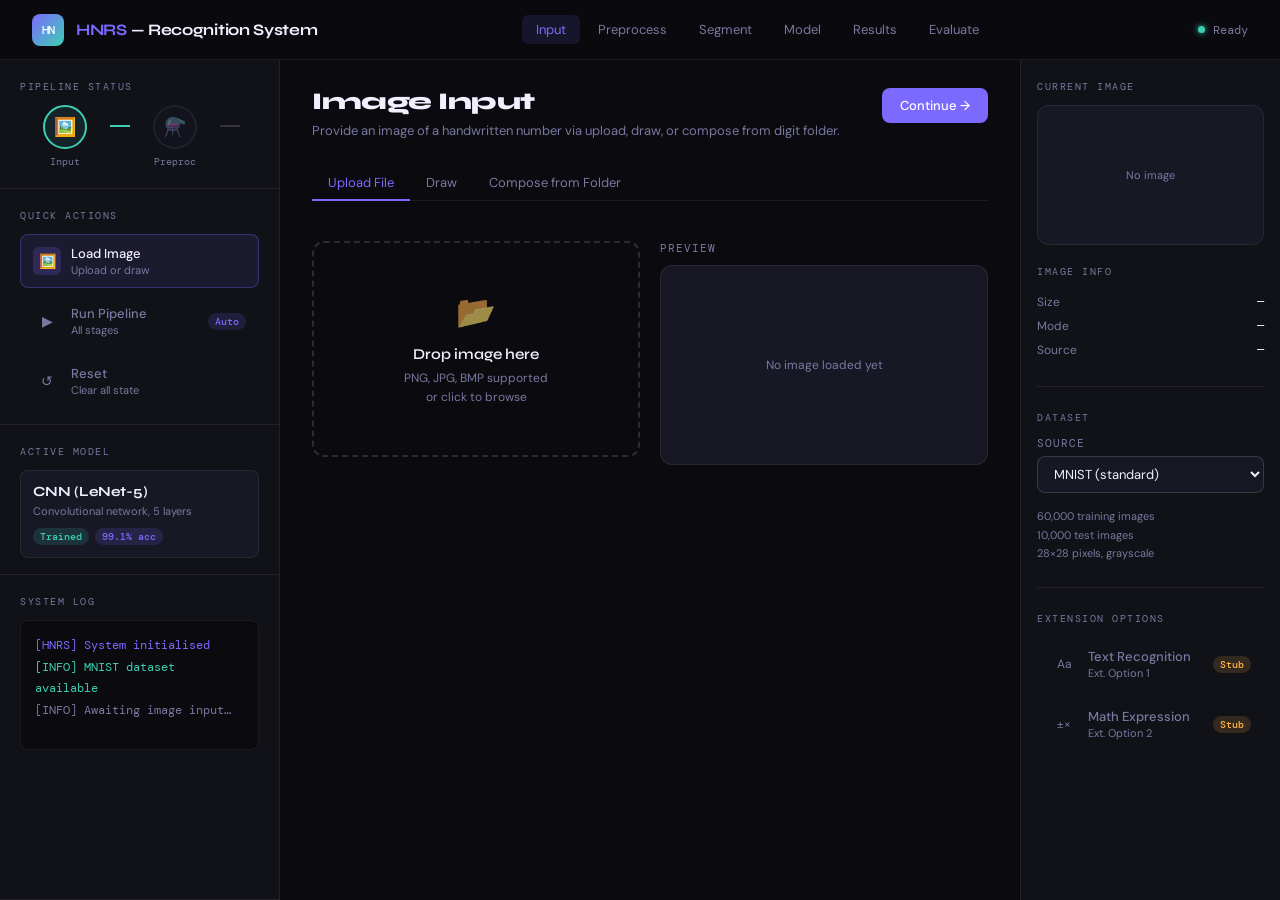
<file: index.html>
<!DOCTYPE html>
<html lang="en">
<head>
<meta charset="UTF-8" />
<meta name="viewport" content="width=device-width, initial-scale=1.0" />
<title>HNRS — Handwritten Number Recognition System</title>
<link href="https://fonts.googleapis.com/css2?family=DM+Mono:wght@400;500&family=Syne:wght@400;600;700;800&family=DM+Sans:wght@300;400;500&display=swap" rel="stylesheet" />
<link rel="stylesheet" href="/static/style.css" />
</head>
<body>

<!-- ══ HEADER ══ -->
<header>
  <div class="logo">
    <div class="logo-icon">HN</div>
    <span class="logo-text"><span>HNRS</span> — Recognition System</span>
  </div>
  <nav>
    <button class="active" onclick="showNav(this, 'page-input')">Input</button>
    <button onclick="showNav(this, 'page-preprocess')">Preprocess</button>
    <button onclick="showNav(this, 'page-segment')">Segment</button>
    <button onclick="showNav(this, 'page-model')">Model</button>
    <button onclick="showNav(this, 'page-results')">Results</button>
    <button onclick="showNav(this, 'page-eval')">Evaluate</button>
  </nav>
  <div class="header-status">
    <div class="status-dot"></div>
    <span id="header-status-text">Ready</span>
  </div>
</header>

<div class="app-body">

<!-- ══ SIDEBAR ══ -->
<aside>
  <div class="sidebar-section">
    <div class="sidebar-label">Pipeline Status</div>
    <div class="pipeline">
      <div class="pipe-step">
        <div class="pipe-circle done" id="ps-input">🖼️</div>
        <div class="pipe-label">Input</div>
      </div>
      <div class="pipe-arrow done" id="pa-1"></div>
      <div class="pipe-step">
        <div class="pipe-circle pending" id="ps-pre">⚗️</div>
        <div class="pipe-label">Preproc</div>
      </div>
      <div class="pipe-arrow pending" id="pa-2"></div>
      <div class="pipe-step">
        <div class="pipe-circle pending" id="ps-seg">✂️</div>
        <div class="pipe-label">Segment</div>
      </div>
      <div class="pipe-arrow pending" id="pa-3"></div>
      <div class="pipe-step">
        <div class="pipe-circle pending" id="ps-ml">🧠</div>
        <div class="pipe-label">ML</div>
      </div>
      <div class="pipe-arrow pending" id="pa-4"></div>
      <div class="pipe-step">
        <div class="pipe-circle pending" id="ps-out">📊</div>
        <div class="pipe-label">Output</div>
      </div>
    </div>
  </div>

  <div class="sidebar-section">
    <div class="sidebar-label">Quick Actions</div>
    <div class="panel-group">
      <button class="panel-btn active" onclick="showNav(document.querySelector('nav .active'), 'page-input'); highlightPB(this)">
        <div class="panel-icon">🖼️</div>
        <div class="panel-meta">
          <div class="panel-title">Load Image</div>
          <div class="panel-sub">Upload or draw</div>
        </div>
      </button>
      <button class="panel-btn" onclick="runFullPipeline()">
        <div class="panel-icon">▶</div>
        <div class="panel-meta">
          <div class="panel-title">Run Pipeline</div>
          <div class="panel-sub">All stages</div>
        </div>
        <span class="badge badge-purple">Auto</span>
      </button>
      <button class="panel-btn" onclick="resetAll()">
        <div class="panel-icon">↺</div>
        <div class="panel-meta">
          <div class="panel-title">Reset</div>
          <div class="panel-sub">Clear all state</div>
        </div>
      </button>
    </div>
  </div>

  <div class="sidebar-section">
    <div class="sidebar-label">Active Model</div>
    <div style="background: var(--surface2); border: 1px solid var(--border); border-radius: var(--radius-sm); padding: 12px;">
      <div style="font-family: var(--font-head); font-size: 14px; font-weight: 700; margin-bottom: 4px;" id="sidebar-model-name">CNN (LeNet-5)</div>
      <div style="font-size: 11px; color: var(--muted); margin-bottom: 10px;" id="sidebar-model-desc">Convolutional network, 5 layers</div>
      <div style="display: flex; gap: 6px; flex-wrap: wrap;" id="sidebar-model-tags">
        <span class="badge badge-green">Trained</span>
        <span class="badge badge-purple">99.1% acc</span>
      </div>
    </div>
  </div>

  <div class="sidebar-section" style="flex:1;">
    <div class="sidebar-label">System Log</div>
    <div class="log-area" id="sys-log">
      <div class="log-line info">[HNRS] System initialised</div>
      <div class="log-line ok">[INFO] MNIST dataset available</div>
      <div class="log-line">[INFO] Awaiting image input…</div>
    </div>
  </div>
</aside>

<!-- ══ MAIN ══ -->
<main>

  <!-- ─ PAGE: INPUT ─ -->
  <div class="page active" id="page-input">
    <div class="page-header">
      <div>
        <div class="page-title">Image Input</div>
        <div class="page-desc">Provide an image of a handwritten number via upload, draw, or compose from digit folder.</div>
      </div>
      <button class="btn btn-primary" onclick="proceedToPreprocess()">Continue →</button>
    </div>

    <div class="tab-row">
      <button class="tab-btn active" onclick="switchTab(this, 'tab-upload')">Upload File</button>
      <button class="tab-btn" onclick="switchTab(this, 'tab-draw')">Draw</button>
      <button class="tab-btn" onclick="switchTab(this, 'tab-compose')">Compose from Folder</button>
    </div>

    <div class="tab-pane active" id="tab-upload">
      <div class="grid-2" style="gap: 20px;">
        <div>
          <div class="drop-zone" id="drop-zone" ondragover="handleDragOver(event)" ondrop="handleDrop(event)" ondragleave="handleDragLeave(event)">
            <input type="file" accept="image/*" onchange="handleFileInput(event)" />
            <div class="drop-icon">📂</div>
            <div class="drop-title">Drop image here</div>
            <div class="drop-sub">PNG, JPG, BMP supported<br/>or click to browse</div>
          </div>
        </div>
        <div>
          <label class="field-label" style="margin-bottom:10px;">Preview</label>
          <div class="preview-box" id="upload-preview">
            <div class="preview-empty">No image loaded yet</div>
          </div>
        </div>
      </div>
    </div>

    <div class="tab-pane" id="tab-draw">
      <div class="grid-2" style="gap:20px; align-items: start;">
        <div>
          <label class="field-label" style="margin-bottom:10px;">Draw on Canvas</label>
          <canvas id="draw-canvas" width="280" height="280"></canvas>
          <div style="display:flex; gap:8px; margin-top:10px;">
            <button class="btn btn-secondary" onclick="clearCanvas()" style="flex:1;">Clear</button>
            <button class="btn btn-primary" onclick="useCanvasImage()" style="flex:1;">Use Drawing</button>
          </div>
        </div>
        <div>
          <div class="field-group">
            <label class="field-label">Brush size</label>
            <div class="range-row">
              <input type="range" min="5" max="30" value="14" oninput="setBrush(this.value)">
              <span class="range-val" id="brush-val">14</span>
            </div>
          </div>
          <div style="margin-top:16px; color: var(--muted); font-size:12px; line-height:1.8;">
            ✏️ Draw a handwritten number (can be multiple digits).<br/>The canvas will be sent through the full recognition pipeline.
          </div>
        </div>
      </div>
    </div>

    <div class="tab-pane" id="tab-compose">
      <div class="stub-notice" style="margin-bottom:16px;">
        <span class="stub-icon">⚙️</span>
        Stub — wire to: load digit PNGs from a folder, concatenate horizontally into one composite image.
      </div>
      <div class="grid-2" style="gap:16px;">
        <div class="field-group">
          <label class="field-label">Digit images folder path</label>
          <input type="text" placeholder="/path/to/digits/" id="folder-path" />
        </div>
        <div class="field-group">
          <label class="field-label">Sort order</label>
          <select>
            <option>Alphabetical (filename)</option>
            <option>Natural number order</option>
            <option>Custom sequence</option>
          </select>
        </div>
        <div class="field-group">
          <label class="field-label">Spacing between digits (px)</label>
          <div class="range-row">
            <input type="range" min="0" max="30" value="8" oninput="this.nextElementSibling.textContent=this.value">
            <span class="range-val">8</span>
          </div>
        </div>
        <div class="field-group">
          <label class="field-label">Background colour</label>
          <select>
            <option>White</option>
            <option>Black</option>
            <option>Auto-detect</option>
          </select>
        </div>
      </div>
      <button class="btn btn-primary" onclick="log('Compose from folder: stub — implement folder reader + image compositor')">Compose Image</button>
    </div>
  </div>

  <!-- ─ PAGE: PREPROCESS ─ -->
  <div class="page" id="page-preprocess">
    <div class="page-header">
      <div>
        <div class="page-title">Image Preprocessing</div>
        <div class="page-desc">Task 1 — Resize, grayscale, normalise, and optionally binarize the input image.</div>
      </div>
      <div style="display:flex; gap:8px;">
        <button class="btn btn-secondary" onclick="previewPreprocess()">Preview</button>
        <button class="btn btn-primary" onclick="applyPreprocess()">Apply →</button>
      </div>
    </div>

    <div class="stub-notice">
      <span class="stub-icon">⚙️</span>
      Stub — wire preprocessing ops to OpenCV / PIL backend (Python). Each toggle calls the relevant function.
    </div>

    <div class="grid-2" style="gap: 20px; margin-top: 8px;">
      <div class="card">
        <div class="card-title"><span class="dot"></span>Preprocessing Techniques</div>

        <div class="toggle-row">
          <div>
            <div class="toggle-label">Grayscale conversion</div>
            <div class="toggle-sub">RGB → single channel</div>
          </div>
          <div class="toggle on" id="tgl-gray" onclick="toggleEl(this, 'gray')"></div>
        </div>
        <div class="toggle-row">
          <div>
            <div class="toggle-label">Gaussian blur</div>
            <div class="toggle-sub">Noise reduction before threshold</div>
          </div>
          <div class="toggle" id="tgl-blur" onclick="toggleEl(this, 'blur')"></div>
        </div>
        <div class="toggle-row">
          <div>
            <div class="toggle-label">Binarization (Otsu threshold)</div>
            <div class="toggle-sub">Global adaptive thresholding</div>
          </div>
          <div class="toggle on" id="tgl-bin" onclick="toggleEl(this, 'binarize')"></div>
        </div>
        <div class="toggle-row">
          <div>
            <div class="toggle-label">Adaptive thresholding</div>
            <div class="toggle-sub">Local neighbourhood threshold</div>
          </div>
          <div class="toggle" id="tgl-adapt" onclick="toggleEl(this, 'adaptive')"></div>
        </div>
        <div class="toggle-row">
          <div>
            <div class="toggle-label">Morphological dilation</div>
            <div class="toggle-sub">Fill gaps in strokes</div>
          </div>
          <div class="toggle" id="tgl-morph" onclick="toggleEl(this, 'morph')"></div>
        </div>
        <div class="toggle-row">
          <div>
            <div class="toggle-label">Normalise pixel values [0–1]</div>
            <div class="toggle-sub">Scale for ML model input</div>
          </div>
          <div class="toggle on" id="tgl-norm" onclick="toggleEl(this, 'normalize')"></div>
        </div>

        <div style="margin-top:16px;">
          <label class="field-label">Target resize (px)</label>
          <div class="grid-2" style="gap:8px;">
            <input type="number" value="28" min="14" max="512" placeholder="Width" />
            <input type="number" value="28" min="14" max="512" placeholder="Height" />
          </div>
        </div>

        <div style="margin-top:12px;">
          <label class="field-label">Blur kernel size</label>
          <div class="range-row">
            <input type="range" min="1" max="9" step="2" value="3" oninput="this.nextElementSibling.textContent=this.value+'×'+this.value">
            <span class="range-val">3×3</span>
          </div>
        </div>
      </div>

      <div style="display:flex; flex-direction:column; gap:16px;">
        <div class="card">
          <div class="card-title"><span class="dot" style="background:var(--muted)"></span>Original</div>
          <div class="preview-box" style="min-height:140px;" id="pre-orig">
            <div class="preview-empty">Load an image first</div>
          </div>
        </div>
        <div class="card">
          <div class="card-title"><span class="dot"></span>After Preprocessing</div>
          <div class="preview-box" style="min-height:140px;" id="pre-result">
            <div class="preview-empty">Run preview to see output</div>
          </div>
        </div>
      </div>
    </div>

    <div class="card">
      <div class="card-title"><span class="dot"></span>Technique Comparison</div>
      <div class="chart-ph">
        <div style="font-size:20px;">📈</div>
        <div>Stub — render comparison bar chart of preprocessing methods vs. model accuracy</div>
        <div style="color: var(--accent);">wire to: matplotlib / Chart.js results from experiments</div>
      </div>
    </div>
  </div>

  <!-- ─ PAGE: SEGMENT ─ -->
  <div class="page" id="page-segment">
    <div class="page-header">
      <div>
        <div class="page-title">Image Segmentation</div>
        <div class="page-desc">Task 2 — Locate and isolate individual digits within the preprocessed image.</div>
      </div>
      <button class="btn btn-primary" onclick="runSegmentation()">Run Segmentation →</button>
    </div>

    <div class="stub-notice">
      <span class="stub-icon">⚙️</span>
      Stub — Implement Connected Component Analysis only
    </div>

    <div class="grid-2" style="gap:20px;">
      <div class="card">
        <div class="card-title"><span class="dot"></span>Segmentation Method</div>
        <div class="field-group">
          <label class="field-label">Algorithm</label>
          <select id="seg-algo" onchange="updateSegDesc()">
            <option>Connected Component Analysis</option>
          </select>
        </div>
        <div id="seg-desc" style="font-size: 12px; color: var(--muted); line-height:1.7; background: var(--surface2); border-radius: 6px; padding: 10px; margin-top: 8px;">
          Finds groups of connected foreground pixels and draws bounding boxes. Robust for clearly separated digits.
        </div>

        <div style="margin-top: 16px;">
          <label class="field-label">Min bounding box size (px)</label>
          <div class="range-row">
            <input type="range" min="5" max="60" value="15" oninput="this.nextElementSibling.textContent=this.value">
            <span class="range-val">15</span>
          </div>
        </div>
        <div>
          <label class="field-label">Padding around digit (px)</label>
          <div class="range-row">
            <input type="range" min="0" max="20" value="4" oninput="this.nextElementSibling.textContent=this.value">
            <span class="range-val">4</span>
          </div>
        </div>

        <div class="toggle-row" style="margin-top:12px;">
          <div><div class="toggle-label">Show bounding boxes overlay</div></div>
          <div class="toggle on" onclick="this.classList.toggle('on')"></div>
        </div>
        <div class="toggle-row">
          <div><div class="toggle-label">Merge overlapping boxes</div></div>
          <div class="toggle on" onclick="this.classList.toggle('on')"></div>
        </div>
      </div>

      <div class="card">
        <div class="card-title"><span class="dot"></span>Segmented Digits Preview</div>
        <div class="preview-box" style="min-height:160px;" id="seg-preview">
          <div class="preview-empty">Run segmentation to see bounding boxes</div>
        </div>
        <div style="margin-top:14px;">
          <label class="field-label">Detected Segments</label>
          <div class="segments" id="seg-results">
            <!-- Demo stubs -->
            <div class="seg-box"><div style="width:36px;height:36px;background:var(--surface);border-radius:4px;"></div><div class="seg-label">?</div><div class="seg-conf">–</div></div>
            <div class="seg-box"><div style="width:36px;height:36px;background:var(--surface);border-radius:4px;"></div><div class="seg-label">?</div><div class="seg-conf">–</div></div>
            <div class="seg-box"><div style="width:36px;height:36px;background:var(--surface);border-radius:4px;"></div><div class="seg-label">?</div><div class="seg-conf">–</div></div>
          </div>
        </div>
      </div>
    </div>
  </div>

  <!-- ─ PAGE: MODEL ─ -->
  <div class="page" id="page-model">
    <div class="page-header">
      <div>
        <div class="page-title">ML Model</div>
        <div class="page-desc">Task 3 — Select, configure, and train a machine learning model on MNIST.</div>
      </div>
      <div style="display:flex; gap:8px;">
        <button class="btn btn-secondary" onclick="log('Load model weights — stub: implement torch.load / keras model.load_weights')">Load Weights</button>
        <button class="btn btn-primary" onclick="startTraining()">Train Model</button>
      </div>
    </div>

    <div class="stub-notice">
      <span class="stub-icon">⚙️</span>
      Stub — each model card maps to a class in models.py. Training calls the backend API/socket.
    </div>

    <label class="field-label" style="margin-bottom:12px;">Choose Architecture</label>
    <div class="grid-3" style="gap:12px; margin-bottom:20px;">

      <div class="model-card selected" onclick="selectModel(this,'CNN (LeNet-5)','5-layer convolutional network, sota MNIST baseline','PyTorch','~99.1% acc','Fast train')">
        <div class="model-name">CNN · LeNet-5</div>
        <div class="model-desc">Classic 5-layer conv net. MNIST benchmark model. Two conv layers + pooling + fully connected.</div>
        <div class="model-tags">
          <span class="tag">PyTorch</span><span class="tag">Conv</span><span class="tag">~99.1%</span>
        </div>
      </div>

      <div class="model-card" onclick="selectModel(this,'MLP (Fully Connected)','3-layer dense network, simple baseline','Keras','~98.0% acc','Very fast')">
        <div class="model-name">MLP · Fully Connected</div>
        <div class="model-desc">Simple 3-layer dense network. Good baseline — fast to train, interpretable weights.</div>
        <div class="model-tags">
          <span class="tag">Keras</span><span class="tag">Dense</span><span class="tag">~98.0%</span>
        </div>
      </div>

      <div class="model-card" onclick="selectModel(this,'SVM (HOG features)','Support Vector Machine + HOG descriptors','sklearn','~98.5% acc','No GPU needed')">
        <div class="model-name">SVM · HOG Features</div>
        <div class="model-desc">Support Vector Machine with Histogram of Oriented Gradients. Classical ML baseline, no GPU.</div>
        <div class="model-tags">
          <span class="tag">sklearn</span><span class="tag">SVM</span><span class="tag">~98.5%</span>
        </div>
      </div>

      <div class="model-card" onclick="selectModel(this,'ResNet-18 (Transfer)','Pretrained ResNet adapted for MNIST','PyTorch','~99.4% acc','GPU recommended')">
        <div class="model-name">ResNet-18 · Transfer</div>
        <div class="model-desc">Pretrained ResNet adapted for grayscale MNIST. Highest accuracy, slowest training.</div>
        <div class="model-tags">
          <span class="tag">PyTorch</span><span class="tag">ResNet</span><span class="tag">~99.4%</span>
        </div>
      </div>

      <div class="model-card" onclick="selectModel(this,'Random Forest','Ensemble of decision trees on raw pixels','sklearn','~97.0% acc','CPU only')">
        <div class="model-name">Random Forest</div>
        <div class="model-desc">Ensemble of decision trees on raw/PCA pixels. Low resource requirement, useful comparison.</div>
        <div class="model-tags">
          <span class="tag">sklearn</span><span class="tag">Ensemble</span><span class="tag">~97.0%</span>
        </div>
      </div>

      <div class="model-card" onclick="selectModel(this,'Custom CNN','Your own model architecture','PyTorch','TBD','Custom')">
        <div class="model-name">Custom CNN +</div>
        <div class="model-desc">Define your own architecture — add layers, change activation functions, adjust kernel sizes.</div>
        <div class="model-tags">
          <span class="tag">PyTorch</span><span class="tag">Custom</span><span class="tag">TBD</span>
        </div>
      </div>
    </div>

    <div class="grid-2" style="gap:20px;">
      <div class="card">
        <div class="card-title"><span class="dot"></span>Hyperparameters</div>
        <div class="field-group">
          <label class="field-label">Learning rate</label>
          <div class="range-row">
            <input type="range" min="-5" max="-1" step="0.5" value="-3" oninput="document.getElementById('lr-val').textContent='1e'+this.value">
            <span class="range-val" id="lr-val">1e-3</span>
          </div>
        </div>
        <div class="field-group">
          <label class="field-label">Batch size</label>
          <select id="batch-size">
            <option>32</option><option selected>64</option><option>128</option><option>256</option>
          </select>
        </div>
        <div class="field-group">
          <label class="field-label">Epochs</label>
          <div class="range-row">
            <input type="range" min="1" max="50" value="10" oninput="document.getElementById('epoch-val').textContent=this.value">
            <span class="range-val" id="epoch-val">10</span>
          </div>
        </div>
        <div class="field-group">
          <label class="field-label">Optimizer</label>
          <select>
            <option>Adam</option><option>SGD with momentum</option><option>RMSProp</option>
          </select>
        </div>
        <div class="field-group">
          <label class="field-label">Dropout rate</label>
          <div class="range-row">
            <input type="range" min="0" max="80" value="25" oninput="document.getElementById('drop-val').textContent=this.value+'%'">
            <span class="range-val" id="drop-val">25%</span>
          </div>
        </div>
        <div class="toggle-row">
          <div><div class="toggle-label">Data augmentation</div><div class="toggle-sub">Random rotation, shifts</div></div>
          <div class="toggle on" onclick="this.classList.toggle('on')"></div>
        </div>
        <div class="toggle-row">
          <div><div class="toggle-label">Early stopping</div><div class="toggle-sub">Patience = 3 epochs</div></div>
          <div class="toggle on" onclick="this.classList.toggle('on')"></div>
        </div>
      </div>

      <div class="card">
        <div class="card-title"><span class="dot"></span>Training Progress</div>
        <div id="train-status" style="font-size:12px; color:var(--muted); margin-bottom:12px; font-family: var(--font-mono);">
          Not started
        </div>
        <div style="margin-bottom:8px;">
          <div style="display:flex; justify-content:space-between; font-size:11px; color:var(--muted); margin-bottom:4px;">
            <span>Epoch progress</span><span id="epoch-progress-label">0/10</span>
          </div>
          <div class="epoch-bar-wrap"><div class="epoch-bar" id="epoch-bar" style="width:0%"></div></div>
        </div>
        <div class="train-grid">
          <div class="metric"><div class="metric-val" id="m-acc">—</div><div class="metric-label">Val Accuracy</div></div>
          <div class="metric"><div class="metric-val" id="m-loss">—</div><div class="metric-label">Val Loss</div></div>
          <div class="metric"><div class="metric-val" id="m-time">—</div><div class="metric-label">Elapsed</div></div>
          <div class="metric"><div class="metric-val" id="m-eta">—</div><div class="metric-label">ETA</div></div>
        </div>
        <div style="margin-top:16px;">
          <label class="field-label">Loss / Accuracy Curve</label>
          <div class="chart-ph" style="height:120px;">
            <div style="font-size:16px;">📉</div>
            <div>Stub — render live training curves via Chart.js or matplotlib</div>
          </div>
        </div>
      </div>
    </div>
  </div>

  <!-- ─ PAGE: RESULTS ─ -->
  <div class="page" id="page-results">
    <div class="page-header">
      <div>
        <div class="page-title">Recognition Results</div>
        <div class="page-desc">Task 4 — Final output of the HNRS pipeline for the loaded image.</div>
      </div>
      <button class="btn btn-success" onclick="runRecognition()">▶ Recognise</button>
    </div>

    <div class="stub-notice">
      <span class="stub-icon">⚙️</span>
      Stub — calls model.predict() on each segmented digit tensor, assembles final number string.
    </div>

    <div class="grid-2" style="gap:20px;">
      <div class="card">
        <div class="card-title"><span class="dot"></span>Recognised Number</div>
        <div class="result-big" id="result-number">—</div>
        <div style="font-size:11px; color:var(--muted); text-align:center; margin-top:-8px; font-family:var(--font-mono);" id="result-meta">Run recognition to see output</div>
      </div>

      <div class="card">
        <div class="card-title"><span class="dot"></span>Per-digit Confidence</div>
        <div id="conf-bars">
          <div style="color:var(--muted); font-size:12px; text-align:center; padding:20px 0;">Run recognition to populate</div>
        </div>
      </div>
    </div>

    <div class="card">
      <div class="card-title"><span class="dot"></span>Digit Breakdown</div>
      <div class="segments" id="result-segments" style="justify-content: flex-start; gap: 10px; min-height: 60px;">
        <div style="color:var(--muted); font-size:12px;">No segments yet — run the pipeline first.</div>
      </div>
    </div>

    <div class="grid-3" style="gap:12px;">
      <div class="metric"><div class="metric-val" id="r-digits">—</div><div class="metric-label">Digits Found</div></div>
      <div class="metric"><div class="metric-val" id="r-avgconf">—</div><div class="metric-label">Avg Confidence</div></div>
      <div class="metric"><div class="metric-val" id="r-time">—</div><div class="metric-label">Inference (ms)</div></div>
    </div>
  </div>

  <!-- ─ PAGE: EVAL ─ -->
  <div class="page" id="page-eval">
    <div class="page-header">
      <div>
        <div class="page-title">Evaluation &amp; Testing</div>
        <div class="page-desc">Task 4 — Comprehensive benchmarking of models on MNIST test set and multi-digit images.</div>
      </div>
      <button class="btn btn-primary" onclick="runEvaluation()">Run Full Evaluation</button>
    </div>

    <div class="stub-notice">
      <span class="stub-icon">⚙️</span>
      Stub — implement: MNIST test set loop, confusion matrix, per-class metrics, multi-digit accuracy test.
    </div>

    <div class="grid-4">
      <div class="metric"><div class="metric-val" id="ev-acc">—</div><div class="metric-label">Test Accuracy</div></div>
      <div class="metric"><div class="metric-val" id="ev-prec">—</div><div class="metric-label">Precision</div></div>
      <div class="metric"><div class="metric-val" id="ev-rec">—</div><div class="metric-label">Recall</div></div>
      <div class="metric"><div class="metric-val" id="ev-f1">—</div><div class="metric-label">F1 Score</div></div>
    </div>

    <div class="grid-2" style="gap:20px;">
      <div class="card">
        <div class="card-title"><span class="dot"></span>Confusion Matrix (10×10)</div>
        <div class="confusion-grid" id="conf-matrix">
          <!-- generated by JS -->
        </div>
        <div style="margin-top:8px; font-size:11px; color:var(--muted); font-family:var(--font-mono);">Rows: true label · Cols: predicted label</div>
      </div>

      <div class="card">
        <div class="card-title"><span class="dot"></span>Per-class Accuracy</div>
        <div id="per-class-bars">
          <div class="chart-ph" style="height:220px;">
            <div style="font-size:16px;">📊</div>
            <div>Stub — per-digit (0–9) accuracy bar chart</div>
          </div>
        </div>
      </div>
    </div>

    <div class="card">
      <div class="card-title"><span class="dot"></span>Model Comparison Table</div>
      <div class="stub-notice" style="margin-bottom:12px;">
        <span class="stub-icon">⚙️</span>
        Stub — populate from experiment results JSON after training each model.
      </div>
      <table style="width:100%; border-collapse:collapse; font-size:13px;">
        <thead>
          <tr style="border-bottom:1px solid var(--border);">
            <th style="text-align:left; padding:8px 4px; color:var(--muted); font-weight:500; font-family:var(--font-mono); font-size:11px; letter-spacing:0.5px;">Model</th>
            <th style="text-align:right; padding:8px 4px; color:var(--muted); font-weight:500; font-family:var(--font-mono); font-size:11px;">Test Acc</th>
            <th style="text-align:right; padding:8px 4px; color:var(--muted); font-weight:500; font-family:var(--font-mono); font-size:11px;">F1</th>
            <th style="text-align:right; padding:8px 4px; color:var(--muted); font-weight:500; font-family:var(--font-mono); font-size:11px;">Infer (ms)</th>
            <th style="text-align:right; padding:8px 4px; color:var(--muted); font-weight:500; font-family:var(--font-mono); font-size:11px;">Params</th>
            <th style="padding:8px 4px;"></th>
          </tr>
        </thead>
        <tbody id="eval-table">
          <tr style="border-bottom:1px solid var(--border);">
            <td style="padding:10px 4px; font-weight:500;">CNN (LeNet-5)</td>
            <td style="text-align:right; padding:10px 4px; color:var(--success); font-family:var(--font-mono);">—</td>
            <td style="text-align:right; padding:10px 4px; font-family:var(--font-mono); color:var(--muted);">—</td>
            <td style="text-align:right; padding:10px 4px; font-family:var(--font-mono); color:var(--muted);">—</td>
            <td style="text-align:right; padding:10px 4px; font-family:var(--font-mono); color:var(--muted);">62K</td>
            <td style="padding:10px 4px;"><span class="badge badge-purple">Selected</span></td>
          </tr>
          <tr style="border-bottom:1px solid var(--border);">
            <td style="padding:10px 4px; font-weight:500;">MLP</td>
            <td style="text-align:right; padding:10px 4px; font-family:var(--font-mono); color:var(--muted);">—</td>
            <td style="text-align:right; padding:10px 4px; font-family:var(--font-mono); color:var(--muted);">—</td>
            <td style="text-align:right; padding:10px 4px; font-family:var(--font-mono); color:var(--muted);">—</td>
            <td style="text-align:right; padding:10px 4px; font-family:var(--font-mono); color:var(--muted);">235K</td>
            <td></td>
          </tr>
          <tr style="border-bottom:1px solid var(--border);">
            <td style="padding:10px 4px; font-weight:500;">SVM (HOG)</td>
            <td style="text-align:right; padding:10px 4px; font-family:var(--font-mono); color:var(--muted);">—</td>
            <td style="text-align:right; padding:10px 4px; font-family:var(--font-mono); color:var(--muted);">—</td>
            <td style="text-align:right; padding:10px 4px; font-family:var(--font-mono); color:var(--muted);">—</td>
            <td style="text-align:right; padding:10px 4px; font-family:var(--font-mono); color:var(--muted);">—</td>
            <td></td>
          </tr>
          <tr>
            <td style="padding:10px 4px; font-weight:500;">Random Forest</td>
            <td style="text-align:right; padding:10px 4px; font-family:var(--font-mono); color:var(--muted);">—</td>
            <td style="text-align:right; padding:10px 4px; font-family:var(--font-mono); color:var(--muted);">—</td>
            <td style="text-align:right; padding:10px 4px; font-family:var(--font-mono); color:var(--muted);">—</td>
            <td style="text-align:right; padding:10px 4px; font-family:var(--font-mono); color:var(--muted);">—</td>
            <td></td>
          </tr>
        </tbody>
      </table>
    </div>
  </div>

</main>

<!-- ══ RIGHT PANEL ══ -->
<div class="right-panel">
  <div>
    <div class="rp-title">Current Image</div>
    <div class="preview-box" style="min-height:140px;" id="rp-preview">
      <div class="preview-empty" style="font-size:11px;">No image</div>
    </div>
  </div>

  <div>
    <div class="rp-title">Image Info</div>
    <table style="width:100%; font-size:12px; border-collapse:collapse;">
      <tr><td style="color:var(--muted); padding:4px 0;">Size</td><td style="text-align:right; font-family:var(--font-mono); color:var(--text);" id="img-size">—</td></tr>
      <tr><td style="color:var(--muted); padding:4px 0;">Mode</td><td style="text-align:right; font-family:var(--font-mono); color:var(--text);" id="img-mode">—</td></tr>
      <tr><td style="color:var(--muted); padding:4px 0;">Source</td><td style="text-align:right; font-family:var(--font-mono); color:var(--text);" id="img-source">—</td></tr>
    </table>
  </div>

  <div class="divider"></div>

  <div>
    <div class="rp-title">Dataset</div>
    <div class="field-group">
      <label class="field-label">Source</label>
      <select>
        <option>MNIST (standard)</option>
        <option>MNIST (rotated)</option>
        <option>Custom dataset</option>
      </select>
    </div>
    <div style="font-size:11px; color:var(--muted); line-height:1.7; margin-top:6px;">
      60,000 training images<br/>10,000 test images<br/>28×28 pixels, grayscale
    </div>
  </div>

  <div class="divider"></div>

  <div>
    <div class="rp-title">Extension Options</div>
    <div class="panel-group">
      <button class="panel-btn" onclick="log('[EXT] Option 1: handwritten text recognition — stub')">
        <div class="panel-icon" style="font-size:12px;">Aa</div>
        <div class="panel-meta">
          <div class="panel-title">Text Recognition</div>
          <div class="panel-sub">Ext. Option 1</div>
        </div>
        <span class="badge badge-warn">Stub</span>
      </button>
      <button class="panel-btn" onclick="log('[EXT] Option 2: arithmetic expression evaluator — stub')">
        <div class="panel-icon" style="font-size:12px;">±×</div>
        <div class="panel-meta">
          <div class="panel-title">Math Expression</div>
          <div class="panel-sub">Ext. Option 2</div>
        </div>
        <span class="badge badge-warn">Stub</span>
      </button>
    </div>
  </div>
</div>

</div><!-- end app-body -->

<script>
// ══ NAVIGATION ══
function showNav(btn, pageId) {
  document.querySelectorAll('nav button').forEach(b => b.classList.remove('active'));
  document.querySelectorAll('.page').forEach(p => p.classList.remove('active'));
  if (btn) btn.classList.add('active');
  const pg = document.getElementById(pageId);
  if (pg) pg.classList.add('active');
}

function highlightPB(el) {
  document.querySelectorAll('.panel-btn').forEach(b => b.classList.remove('active'));
  el.classList.add('active');
}

function switchTab(btn, tabId) {
  const row = btn.parentElement;
  row.querySelectorAll('.tab-btn').forEach(b => b.classList.remove('active'));
  btn.classList.add('active');
  const parent = row.parentElement;
  parent.querySelectorAll('.tab-pane').forEach(p => p.classList.remove('active'));
  document.getElementById(tabId).classList.add('active');
}

// ══ LOG ══
function log(msg, type='') {
  const area = document.getElementById('sys-log');
  const line = document.createElement('div');
  const ts = new Date().toLocaleTimeString('en', {hour12:false});
  line.className = 'log-line ' + type;
  line.textContent = `[${ts}] ${msg}`;
  area.appendChild(line);
  area.scrollTop = area.scrollHeight;
  document.getElementById('header-status-text').textContent = msg.slice(0,30) + (msg.length>30?'…':'');
}

// ══ CURRENT FILE TRACKING ══
// Stores the raw File object so any endpoint can send it
let currentFile = null;

// ══ CANVAS DRAW ══
const canvas = document.getElementById('draw-canvas');
const ctx = canvas.getContext('2d');
ctx.fillStyle = '#ffffff';
ctx.fillRect(0,0,280,280);
ctx.strokeStyle = '#000000';
ctx.lineWidth = 14;
ctx.lineCap = 'round';
ctx.lineJoin = 'round';

let drawing = false, brushSize = 14;

canvas.addEventListener('pointerdown', e => {
  drawing = true;
  ctx.beginPath();
  const r = canvas.getBoundingClientRect();
  ctx.moveTo(e.clientX - r.left, e.clientY - r.top);
});
canvas.addEventListener('pointermove', e => {
  if (!drawing) return;
  const r = canvas.getBoundingClientRect();
  ctx.lineWidth = brushSize;
  ctx.lineTo(e.clientX - r.left, e.clientY - r.top);
  ctx.stroke();
  ctx.beginPath();
  ctx.moveTo(e.clientX - r.left, e.clientY - r.top);
});
canvas.addEventListener('pointerup', () => { drawing = false; ctx.beginPath(); });
canvas.addEventListener('pointerleave', () => { drawing = false; ctx.beginPath(); });

function clearCanvas() {
  ctx.fillStyle='#ffffff'; ctx.fillRect(0,0,280,280);
  log('Canvas cleared');
}

function setBrush(v) {
  brushSize = parseInt(v);
  document.getElementById('brush-val').textContent = v;
}

function useCanvasImage() {
  canvas.toBlob(blob => {
    currentFile = new File([blob], 'canvas_drawing.png', { type: 'image/png' });
    const url = URL.createObjectURL(blob);
    setPreviewImage(url, 'Canvas drawing', '280×280', 'RGB');
    log('Canvas drawing set as input image', 'ok');
    setPipelineStep('ps-input', 'done');
  }, 'image/png');
}

// ══ FILE INPUT ══
function handleFileInput(e) {
  const file = e.target.files[0];
  if (!file) return;
  currentFile = file;   // ← store for API calls
  const reader = new FileReader();
  reader.onload = ev => {
    const img = new Image();
    img.onload = () => {
      setPreviewImage(ev.target.result, file.name, img.width+'×'+img.height, 'RGB');
    };
    img.src = ev.target.result;
    log('Image loaded: ' + file.name, 'ok');
    setPipelineStep('ps-input', 'done');
  };
  reader.readAsDataURL(file);
}

function handleDragOver(e) { e.preventDefault(); document.getElementById('drop-zone').classList.add('over'); }
function handleDragLeave(e) { document.getElementById('drop-zone').classList.remove('over'); }
function handleDrop(e) {
  e.preventDefault();
  document.getElementById('drop-zone').classList.remove('over');
  const file = e.dataTransfer.files[0];
  if (file && file.type.startsWith('image/')) {
    const fakeEvt = { target: { files: [file] } };
    handleFileInput(fakeEvt);
  }
}

function setPreviewImage(src, name, size, mode) {
  ['upload-preview','rp-preview','pre-orig'].forEach(id => {
    const el = document.getElementById(id);
    if (!el) return;
    el.innerHTML = `<img src="${src}" alt="preview" />`;
  });
  document.getElementById('img-size').textContent = size;
  document.getElementById('img-mode').textContent = mode;
  document.getElementById('img-source').textContent = name.length>14 ? name.slice(0,12)+'…' : name;
}

// ══ PIPELINE STATE ══
const steps = ['ps-input','ps-pre','ps-seg','ps-ml','ps-out'];
const arrows = ['pa-1','pa-2','pa-3','pa-4'];

function setPipelineStep(stepId, state) {
  const el = document.getElementById(stepId);
  if (!el) return;
  el.classList.remove('done','active','pending');
  el.classList.add(state);
  const idx = steps.indexOf(stepId);
  if (state === 'done' && idx > 0) {
    const arrow = document.getElementById(arrows[idx-1]);
    if (arrow) { arrow.classList.remove('pending'); arrow.classList.add('done'); }
  }
}

// ══ ACTIONS ══
function proceedToPreprocess() {
  showNav(document.querySelectorAll('nav button')[1], 'page-preprocess');
  log('Moved to preprocessing stage');
}

async function previewPreprocess() {
  if (!currentFile) {
    log('No image loaded — upload an image first', 'err');
    return;
  }
  log('Preprocessing preview — calling backend /preprocess endpoint', 'info');
  setPipelineStep('ps-pre', 'active');
  
  const formData = new FormData();
  formData.append('file', currentFile);
  try {
    const resp = await fetch('/preprocess', { method: 'POST', body: formData });
    if (!resp.ok) throw new Error((await resp.json()).detail || 'Failed');
    const data = await resp.json();
    document.getElementById('pre-result').innerHTML = `<img src="data:image/png;base64,${data.preprocessed_b64}" style="max-width:100%;max-height:140px;object-fit:contain;" alt="preprocessed"/>`;
    log('Preprocessing applied successfully', 'ok');
    setPipelineStep('ps-pre', 'done');
  } catch (e) {
    log('Preprocessing error: ' + e.message, 'err');
    setPipelineStep('ps-pre', 'pending');
  }
}

function applyPreprocess() {
  previewPreprocess();
  setTimeout(() => {
    log('Preprocessing applied', 'ok');
    showNav(document.querySelectorAll('nav button')[2], 'page-segment');
  }, 800);
}

async function runSegmentation() {
  if (!currentFile) {
    log('No image loaded — upload an image first', 'err');
    return;
  }

  log('Running segmentation — calling /segment endpoint…', 'info');
  setPipelineStep('ps-seg', 'active');

  const useAdaptive = !document.getElementById('tgl-adapt').classList.contains('on') ? 'false' : 'true';
  const minArea     = 200; // TODO: expose as UI slider if desired

  const formData = new FormData();
  formData.append('file', currentFile);
  formData.append('use_adaptive', useAdaptive);
  formData.append('min_component_area', minArea);

  try {
    const resp = await fetch('/segment', { method: 'POST', body: formData });

    if (!resp.ok) {
      const err = await resp.json();
      log('Segmentation error: ' + err.detail, 'err');
      setPipelineStep('ps-seg', 'pending');
      return;
    }

    const data = await resp.json();

    // ── show annotated image (bounding boxes drawn by backend) ──
    const segPreview = document.getElementById('seg-preview');
    segPreview.innerHTML = `<img src="data:image/png;base64,${data.annotated_b64}" style="max-width:100%;max-height:300px;" alt="segmented"/>`;

    // ── show binary image in right panel ──
    document.getElementById('rp-preview').innerHTML = `<img src="data:image/png;base64,${data.binary_b64}" style="max-width:100%;max-height:140px;" alt="binary"/>`;

    // ── populate digit crops ──
    const results = document.getElementById('seg-results');
    results.innerHTML = '';
    if (data.digit_crops_b64.length === 0) {
      results.innerHTML = '<div style="color:var(--muted);font-size:12px;">No digits found — try adjusting min area or threshold mode.</div>';
    } else {
      data.digit_crops_b64.forEach((b64, i) => {
        results.innerHTML += `
          <div class="seg-box">
            <img src="data:image/png;base64,${b64}" style="width:36px;height:36px;image-rendering:pixelated;" alt="digit ${i}"/>
            <div class="seg-label">D${i+1}</div>
            <div class="seg-conf">${data.bounding_boxes[i].w}×${data.bounding_boxes[i].h}px</div>
          </div>`;
      });
    }

    // ── store crops for Task 3 predict calls ──
    window.segmentedCrops = data.digit_crops_b64;
    window.boundingBoxes  = data.bounding_boxes;

    setPipelineStep('ps-seg', 'done');
    log(`Segmentation complete — ${data.digit_count} digit(s) detected`, 'ok');

  } catch (e) {
    log('Network error: ' + e.message, 'err');
    setPipelineStep('ps-seg', 'pending');
  }
}

// ══ MODEL SELECT ══
function selectModel(card, name, desc, framework, acc, note) {
  document.querySelectorAll('.model-card').forEach(c => c.classList.remove('selected'));
  card.classList.add('selected');
  document.getElementById('sidebar-model-name').textContent = name;
  document.getElementById('sidebar-model-desc').textContent = desc;
  document.getElementById('sidebar-model-tags').innerHTML = `<span class="badge badge-green">Ready</span><span class="badge badge-purple">${acc}</span>`;
  log('Model selected: ' + name, 'info');
}

// ══ TRAINING MOCK ══
function startTraining() {
  const epochs = parseInt(document.getElementById('epoch-val').textContent);
  log('Training started — stub: call model.fit() on MNIST', 'info');
  setPipelineStep('ps-ml', 'active');
  document.getElementById('train-status').textContent = 'Training…';
  let ep = 0;
  const iv = setInterval(() => {
    ep++;
    const pct = Math.round(ep/epochs*100);
    document.getElementById('epoch-bar').style.width = pct+'%';
    document.getElementById('epoch-progress-label').textContent = ep+'/'+epochs;
    const acc = (0.97 + (ep/epochs)*0.02).toFixed(4);
    const loss = (0.12 - (ep/epochs)*0.09).toFixed(4);
    document.getElementById('m-acc').textContent = (parseFloat(acc)*100).toFixed(1)+'%';
    document.getElementById('m-loss').textContent = loss;
    document.getElementById('m-time').textContent = (ep*3)+'s';
    document.getElementById('m-eta').textContent = ((epochs-ep)*3)+'s';
    if (ep >= epochs) {
      clearInterval(iv);
      document.getElementById('train-status').textContent = 'Training complete ✓';
      setPipelineStep('ps-ml', 'done');
      log('Model training complete — stub: save weights to disk', 'ok');
    }
  }, 300);
}

// ══ RECOGNITION MOCK ══
async function runRecognition() {
  if (!currentFile) {
    log('No image loaded — upload an image first', 'err');
    return;
  }
  log('Running recognition — passing through full pipeline', 'info');
  setPipelineStep('ps-out', 'active');
  
  const startMs = Date.now();
  const formData = new FormData();
  formData.append('file', currentFile);
  
  try {
    const resp = await fetch('/recognize', { method: 'POST', body: formData });
    if (!resp.ok) throw new Error((await resp.json()).detail || 'Failed');
    const data = await resp.json();
    const ms = Date.now() - startMs;
    
    document.getElementById('result-number').textContent = data.number || '?';
    document.getElementById('result-meta').textContent = `Model: CNN (Custom) · ${data.digits.length} digits · ${ms}ms`;
    document.getElementById('r-digits').textContent = data.digits.length;
    document.getElementById('r-avgconf').textContent = (data.avg_confidence).toFixed(1) + '%';
    document.getElementById('r-time').textContent = ms + 'ms';

    // Confidence bars
    const bars = document.getElementById('conf-bars');
    bars.innerHTML = '';
    data.digits.forEach(d => {
      const conf = (d.confidence * 100).toFixed(1);
      bars.innerHTML += `<div class="conf-item"><span class="conf-digit" style="color:var(--text); font-weight:500;">${d.digit}</span><div style="flex:1;"><div class="conf-bar-wrap"><div class="conf-bar" style="width:${conf}%"></div></div></div><span class="conf-pct">${conf}%</span></div>`;
    });

    // Segments
    const segs = document.getElementById('result-segments');
    segs.innerHTML = '';
    data.digits.forEach(d => {
      const conf = (d.confidence * 100).toFixed(1);
      segs.innerHTML += `<div class="seg-box"><div style="width:44px;height:44px;background:var(--surface2);border-radius:6px;display:flex;align-items:center;justify-content:center;font-family:var(--font-head);font-size:22px;font-weight:800;color:var(--text)"><img src="data:image/png;base64,${d.patch_b64}" style="width:100%;height:100%;image-rendering:pixelated;border-radius:6px;" alt="patch"/></div><div class="seg-label">${d.digit}</div><div class="seg-conf">${conf}%</div></div>`;
    });

    setPipelineStep('ps-out', 'done');
    log('Recognition complete: ' + (data.number || 'No digits found'), 'ok');
  } catch (e) {
    log('Recognition error: ' + e.message, 'err');
    setPipelineStep('ps-out', 'pending');
  }
}

// ══ EVALUATION ══
function runEvaluation() {
  log('Running evaluation on MNIST test set — stub', 'warn');
  setTimeout(() => {
    document.getElementById('ev-acc').textContent = '99.1%';
    document.getElementById('ev-prec').textContent = '99.0%';
    document.getElementById('ev-rec').textContent = '99.1%';
    document.getElementById('ev-f1').textContent = '99.1%';
    buildConfusionMatrix();
    log('Evaluation complete (demo values)', 'ok');
  }, 1000);
}

function buildConfusionMatrix() {
  const grid = document.getElementById('conf-matrix');
  grid.innerHTML = '';
  for (let r=0; r<10; r++) {
    for (let c=0; c<10; c++) {
      const isD = r===c;
      const v = isD ? Math.floor(Math.random()*50+940) : Math.floor(Math.random()*6);
      const alpha = isD ? 0.85 : Math.min(v/30, 0.5);
      const cell = document.createElement('div');
      cell.className = 'cm-cell';
      cell.style.background = isD
        ? `rgba(62,207,178,${alpha})`
        : `rgba(255,107,107,${alpha+0.05})`;
      cell.title = `True:${r} Pred:${c} → ${v}`;
      grid.appendChild(cell);
    }
  }
}

// ══ FULL PIPELINE ══
function runFullPipeline() {
  log('Starting full pipeline run…', 'info');
  previewPreprocess();
  setTimeout(() => runSegmentation(), 1200);
  setTimeout(() => runRecognition(), 2400);
}

function resetAll() {
  ['ps-pre','ps-seg','ps-ml','ps-out'].forEach(id => setPipelineStep(id, 'pending'));
  ['pa-1','pa-2','pa-3','pa-4'].forEach(id => {
    const el = document.getElementById(id);
    if (el) { el.classList.remove('done'); el.classList.add('pending'); }
  });
  ['upload-preview','rp-preview','pre-orig','pre-result'].forEach(id => {
    const el = document.getElementById(id);
    if (el) el.innerHTML = `<div class="preview-empty">${id==='upload-preview'?'No image loaded yet':'–'}</div>`;
  });
  document.getElementById('result-number').textContent = '—';
  document.getElementById('sys-log').innerHTML = '<div class="log-line info">[HNRS] System reset</div>';
  log('All state cleared', 'ok');
}

// ══ TOGGLES ══
function toggleEl(el, feature) {
  el.classList.toggle('on');
  const state = el.classList.contains('on') ? 'ON' : 'OFF';
  log(`Preprocessing: ${feature} → ${state}`);
}

// ══ SEG DESC ══
const segDescs = {
  'Connected Component Analysis': 'Finds groups of connected foreground pixels and draws bounding boxes. Robust for clearly separated digits.'
};
function updateSegDesc() {
  const sel = document.getElementById('seg-algo').value;
  document.getElementById('seg-desc').textContent = segDescs[sel] || '';
}

// Init confusion matrix placeholder
buildConfusionMatrix();
</script>
</body>
</html>
</file>
<file: static/style.css>
:root {
    --bg: #0a0a0f;
    --surface: #111118;
    --surface2: #181825;
    --border: rgba(255,255,255,0.07);
    --border-hi: rgba(255,255,255,0.14);
    --accent: #7c6aff;
    --accent2: #3ecfb2;
    --accent3: #ff6b6b;
    --text: #f0effe;
    --muted: #7a78a0;
    --success: #3ecfb2;
    --warn: #ffb347;
    --danger: #ff6b6b;
    --font-head: 'Syne', sans-serif;
    --font-body: 'DM Sans', sans-serif;
    --font-mono: 'DM Mono', monospace;
    --radius: 12px;
    --radius-sm: 8px;
  }

  * { box-sizing: border-box; margin: 0; padding: 0; }

  body {
    background: var(--bg);
    color: var(--text);
    font-family: var(--font-body);
    font-size: 14px;
    min-height: 100vh;
    display: flex;
    flex-direction: column;
  }

  /* ── HEADER ── */
  header {
    display: flex;
    align-items: center;
    justify-content: space-between;
    padding: 0 32px;
    height: 60px;
    border-bottom: 1px solid var(--border);
    background: rgba(10,10,15,0.9);
    backdrop-filter: blur(12px);
    position: sticky;
    top: 0;
    z-index: 100;
  }

  .logo {
    display: flex;
    align-items: center;
    gap: 12px;
  }

  .logo-icon {
    width: 32px; height: 32px;
    background: linear-gradient(135deg, var(--accent), var(--accent2));
    border-radius: 8px;
    display: flex; align-items: center; justify-content: center;
    font-family: var(--font-mono);
    font-size: 12px;
    font-weight: 500;
    color: #fff;
    letter-spacing: -0.5px;
  }

  .logo-text {
    font-family: var(--font-head);
    font-size: 16px;
    font-weight: 700;
    letter-spacing: -0.3px;
  }

  .logo-text span { color: var(--accent); }

  nav {
    display: flex;
    gap: 4px;
  }

  nav button {
    background: none;
    border: none;
    color: var(--muted);
    font-family: var(--font-body);
    font-size: 13px;
    padding: 6px 14px;
    border-radius: 6px;
    cursor: pointer;
    transition: all 0.15s;
  }

  nav button:hover { color: var(--text); background: var(--surface2); }
  nav button.active { color: var(--accent); background: rgba(124,106,255,0.12); }

  .header-status {
    display: flex;
    align-items: center;
    gap: 8px;
    font-size: 12px;
    color: var(--muted);
    font-family: var(--font-mono);
  }

  .status-dot {
    width: 7px; height: 7px;
    border-radius: 50%;
    background: var(--success);
    box-shadow: 0 0 6px var(--success);
    animation: pulse 2s ease-in-out infinite;
  }

  @keyframes pulse {
    0%, 100% { opacity: 1; }
    50% { opacity: 0.4; }
  }

  /* ── LAYOUT ── */
  .app-body {
    display: flex;
    flex: 1;
    overflow: hidden;
    height: calc(100vh - 60px);
  }

  /* ── SIDEBAR ── */
  aside {
    width: 280px;
    min-width: 280px;
    border-right: 1px solid var(--border);
    background: var(--surface);
    display: flex;
    flex-direction: column;
    overflow-y: auto;
  }

  .sidebar-section {
    padding: 20px 20px 16px;
    border-bottom: 1px solid var(--border);
  }

  .sidebar-label {
    font-size: 10px;
    letter-spacing: 1.5px;
    text-transform: uppercase;
    color: var(--muted);
    font-family: var(--font-mono);
    margin-bottom: 12px;
  }

  /* ── PANELS ── */
  .panel-group {
    display: flex;
    flex-direction: column;
    gap: 6px;
  }

  .panel-btn {
    display: flex;
    align-items: center;
    gap: 10px;
    padding: 10px 12px;
    border-radius: var(--radius-sm);
    border: 1px solid transparent;
    background: none;
    color: var(--muted);
    cursor: pointer;
    font-family: var(--font-body);
    font-size: 13px;
    text-align: left;
    transition: all 0.15s;
  }

  .panel-btn:hover { background: var(--surface2); color: var(--text); border-color: var(--border); }

  .panel-btn.active {
    background: rgba(124,106,255,0.1);
    border-color: rgba(124,106,255,0.3);
    color: var(--text);
  }

  .panel-icon {
    width: 28px; height: 28px;
    border-radius: 6px;
    display: flex; align-items: center; justify-content: center;
    font-size: 14px;
    flex-shrink: 0;
  }

  .panel-btn.active .panel-icon { background: rgba(124,106,255,0.2); }

  .panel-meta {
    flex: 1;
  }

  .panel-title { font-size: 13px; font-weight: 500; color: inherit; }
  .panel-sub { font-size: 11px; color: var(--muted); margin-top: 1px; }

  .badge {
    font-size: 10px;
    padding: 2px 7px;
    border-radius: 20px;
    font-family: var(--font-mono);
    font-weight: 500;
  }

  .badge-green { background: rgba(62,207,178,0.15); color: var(--success); }
  .badge-purple { background: rgba(124,106,255,0.15); color: var(--accent); }
  .badge-gray { background: rgba(120,120,160,0.15); color: var(--muted); }
  .badge-warn { background: rgba(255,179,71,0.15); color: var(--warn); }

  /* ── MAIN CONTENT ── */
  main {
    flex: 1;
    overflow-y: auto;
    padding: 28px 32px;
    display: flex;
    flex-direction: column;
    gap: 24px;
  }

  .page { display: none; flex-direction: column; gap: 24px; }
  .page.active { display: flex; }

  .page-header {
    display: flex;
    align-items: flex-start;
    justify-content: space-between;
    gap: 16px;
  }

  .page-title {
    font-family: var(--font-head);
    font-size: 24px;
    font-weight: 800;
    letter-spacing: -0.5px;
    line-height: 1.2;
  }

  .page-desc {
    color: var(--muted);
    font-size: 13px;
    margin-top: 4px;
    line-height: 1.6;
  }

  /* ── CARDS ── */
  .card {
    background: var(--surface);
    border: 1px solid var(--border);
    border-radius: var(--radius);
    padding: 20px;
  }

  .card-title {
    font-family: var(--font-head);
    font-size: 13px;
    font-weight: 600;
    letter-spacing: 0.2px;
    margin-bottom: 16px;
    display: flex;
    align-items: center;
    gap: 8px;
    color: var(--text);
  }

  .card-title .dot {
    width: 6px; height: 6px;
    border-radius: 50%;
    background: var(--accent);
  }

  /* ── GRID ── */
  .grid-2 { display: grid; grid-template-columns: 1fr 1fr; gap: 16px; }
  .grid-3 { display: grid; grid-template-columns: 1fr 1fr 1fr; gap: 16px; }
  .grid-4 { display: grid; grid-template-columns: repeat(4, 1fr); gap: 12px; }

  /* ── FORM CONTROLS ── */
  label.field-label {
    display: block;
    font-size: 11px;
    text-transform: uppercase;
    letter-spacing: 1px;
    color: var(--muted);
    margin-bottom: 6px;
    font-family: var(--font-mono);
  }

  select, input[type=text], input[type=number] {
    width: 100%;
    background: var(--surface2);
    border: 1px solid var(--border-hi);
    border-radius: var(--radius-sm);
    color: var(--text);
    font-family: var(--font-body);
    font-size: 13px;
    padding: 8px 12px;
    outline: none;
    transition: border-color 0.15s;
  }

  select:focus, input:focus { border-color: var(--accent); }

  input[type=range] {
    -webkit-appearance: none;
    appearance: none;
    width: 100%;
    height: 4px;
    background: var(--surface2);
    border-radius: 2px;
    outline: none;
    margin: 8px 0;
  }

  input[type=range]::-webkit-slider-thumb {
    -webkit-appearance: none;
    width: 16px; height: 16px;
    border-radius: 50%;
    background: var(--accent);
    cursor: pointer;
    border: 2px solid var(--bg);
  }

  .range-row {
    display: flex;
    align-items: center;
    gap: 10px;
  }

  .range-val {
    min-width: 36px;
    text-align: right;
    font-family: var(--font-mono);
    font-size: 12px;
    color: var(--accent);
  }

  .toggle-row {
    display: flex;
    align-items: center;
    justify-content: space-between;
    padding: 8px 0;
    border-bottom: 1px solid var(--border);
  }

  .toggle-row:last-child { border-bottom: none; }

  .toggle-label { font-size: 13px; color: var(--text); }
  .toggle-sub { font-size: 11px; color: var(--muted); }

  .toggle {
    width: 36px; height: 20px;
    background: var(--surface2);
    border-radius: 10px;
    border: 1px solid var(--border-hi);
    position: relative;
    cursor: pointer;
    transition: background 0.2s;
    flex-shrink: 0;
  }

  .toggle.on { background: var(--accent); border-color: var(--accent); }

  .toggle::after {
    content: '';
    position: absolute;
    width: 14px; height: 14px;
    border-radius: 50%;
    background: white;
    top: 2px; left: 2px;
    transition: left 0.2s;
  }

  .toggle.on::after { left: 18px; }

  /* ── BUTTONS ── */
  .btn {
    display: inline-flex;
    align-items: center;
    gap: 7px;
    padding: 9px 18px;
    border-radius: var(--radius-sm);
    font-family: var(--font-body);
    font-size: 13px;
    font-weight: 500;
    cursor: pointer;
    border: none;
    transition: all 0.15s;
  }

  .btn-primary {
    background: var(--accent);
    color: white;
  }

  .btn-primary:hover { background: #9080ff; }

  .btn-secondary {
    background: var(--surface2);
    color: var(--text);
    border: 1px solid var(--border-hi);
  }

  .btn-secondary:hover { border-color: var(--accent); color: var(--accent); }

  .btn-success {
    background: rgba(62,207,178,0.15);
    color: var(--success);
    border: 1px solid rgba(62,207,178,0.3);
  }

  .btn-success:hover { background: rgba(62,207,178,0.25); }

  .btn-danger {
    background: rgba(255,107,107,0.12);
    color: var(--danger);
    border: 1px solid rgba(255,107,107,0.25);
  }

  /* ── DROP ZONE ── */
  .drop-zone {
    border: 2px dashed var(--border-hi);
    border-radius: var(--radius);
    padding: 48px 24px;
    text-align: center;
    cursor: pointer;
    transition: all 0.2s;
    position: relative;
  }

  .drop-zone:hover, .drop-zone.over {
    border-color: var(--accent);
    background: rgba(124,106,255,0.05);
  }

  .drop-zone input[type=file] {
    position: absolute; inset: 0; opacity: 0; cursor: pointer;
    width: 100%; height: 100%;
  }

  .drop-icon {
    font-size: 32px;
    margin-bottom: 12px;
    opacity: 0.6;
  }

  .drop-title {
    font-family: var(--font-head);
    font-size: 15px;
    font-weight: 600;
    margin-bottom: 6px;
  }

  .drop-sub { color: var(--muted); font-size: 12px; line-height: 1.6; }

  /* ── PREVIEW BOX ── */
  .preview-box {
    background: var(--surface2);
    border: 1px solid var(--border);
    border-radius: var(--radius);
    min-height: 200px;
    display: flex;
    align-items: center;
    justify-content: center;
    overflow: hidden;
    position: relative;
  }

  .preview-box img {
    max-width: 100%;
    max-height: 300px;
    object-fit: contain;
    border-radius: 6px;
  }

  .preview-empty {
    color: var(--muted);
    font-size: 12px;
    text-align: center;
  }

  /* ── PIPELINE STEPS ── */
  .pipeline {
    display: flex;
    align-items: center;
    gap: 0;
    overflow-x: auto;
    padding-bottom: 4px;
  }

  .pipe-step {
    display: flex;
    flex-direction: column;
    align-items: center;
    gap: 6px;
    min-width: 90px;
  }

  .pipe-circle {
    width: 44px; height: 44px;
    border-radius: 50%;
    border: 2px solid var(--border-hi);
    display: flex; align-items: center; justify-content: center;
    font-size: 18px;
    background: var(--surface2);
    transition: all 0.2s;
    cursor: default;
  }

  .pipe-circle.done { border-color: var(--success); background: rgba(62,207,178,0.1); }
  .pipe-circle.active { border-color: var(--accent); background: rgba(124,106,255,0.15); box-shadow: 0 0 0 4px rgba(124,106,255,0.1); }
  .pipe-circle.pending { opacity: 0.4; }

  .pipe-label { font-size: 10px; color: var(--muted); text-align: center; font-family: var(--font-mono); }

  .pipe-arrow {
    flex: 1;
    height: 2px;
    background: var(--border-hi);
    min-width: 20px;
    margin-top: -22px;
  }

  .pipe-arrow.done { background: var(--success); }

  /* ── METRIC CARDS ── */
  .metric {
    background: var(--surface2);
    border: 1px solid var(--border);
    border-radius: var(--radius-sm);
    padding: 16px;
    text-align: center;
  }

  .metric-val {
    font-family: var(--font-head);
    font-size: 28px;
    font-weight: 800;
    letter-spacing: -1px;
    color: var(--text);
  }

  .metric-label {
    font-size: 11px;
    color: var(--muted);
    margin-top: 4px;
    font-family: var(--font-mono);
    letter-spacing: 0.5px;
  }

  /* ── LOG ── */
  .log-area {
    background: var(--bg);
    border: 1px solid var(--border);
    border-radius: var(--radius-sm);
    font-family: var(--font-mono);
    font-size: 12px;
    padding: 14px;
    height: 130px;
    overflow-y: auto;
    line-height: 1.8;
  }

  .log-line { color: var(--muted); }
  .log-line.ok { color: var(--success); }
  .log-line.warn { color: var(--warn); }
  .log-line.err { color: var(--danger); }
  .log-line.info { color: var(--accent); }

  /* ── MODEL CARDS ── */
  .model-card {
    background: var(--surface2);
    border: 1px solid var(--border);
    border-radius: var(--radius);
    padding: 16px;
    cursor: pointer;
    transition: all 0.15s;
    position: relative;
  }

  .model-card:hover { border-color: var(--border-hi); }
  .model-card.selected { border-color: var(--accent); background: rgba(124,106,255,0.08); }

  .model-card.selected::after {
    content: '✓';
    position: absolute;
    top: 10px; right: 12px;
    width: 20px; height: 20px;
    border-radius: 50%;
    background: var(--accent);
    color: white;
    font-size: 11px;
    display: flex; align-items: center; justify-content: center;
    text-align: center;
    line-height: 20px;
  }

  .model-name {
    font-family: var(--font-head);
    font-size: 14px;
    font-weight: 700;
    margin-bottom: 4px;
  }

  .model-desc { font-size: 12px; color: var(--muted); line-height: 1.5; margin-bottom: 10px; }

  .model-tags { display: flex; flex-wrap: wrap; gap: 4px; }

  .tag {
    font-size: 10px;
    padding: 2px 8px;
    border-radius: 20px;
    background: var(--surface);
    border: 1px solid var(--border-hi);
    color: var(--muted);
    font-family: var(--font-mono);
  }

  /* ── RESULT DISPLAY ── */
  .result-big {
    font-family: var(--font-head);
    font-size: 64px;
    font-weight: 800;
    text-align: center;
    letter-spacing: -2px;
    background: linear-gradient(135deg, var(--accent), var(--accent2));
    -webkit-background-clip: text;
    -webkit-text-fill-color: transparent;
    background-clip: text;
    padding: 16px 0;
  }

  .conf-bar-wrap {
    background: var(--surface2);
    border-radius: 4px;
    height: 6px;
    overflow: hidden;
    margin-top: 4px;
  }

  .conf-bar {
    height: 100%;
    border-radius: 4px;
    background: linear-gradient(90deg, var(--accent), var(--accent2));
    transition: width 0.6s cubic-bezier(0.4, 0, 0.2, 1);
  }

  .conf-item {
    display: flex;
    align-items: center;
    gap: 8px;
    margin-bottom: 8px;
  }

  .conf-digit {
    font-family: var(--font-mono);
    font-size: 12px;
    width: 18px;
    text-align: right;
    color: var(--muted);
  }

  .conf-pct {
    font-family: var(--font-mono);
    font-size: 11px;
    color: var(--muted);
    min-width: 38px;
    text-align: right;
  }

  /* ── SEGMENT DISPLAY ── */
  .segments {
    display: flex;
    gap: 8px;
    flex-wrap: wrap;
  }

  .seg-box {
    background: var(--surface2);
    border: 1px solid var(--border);
    border-radius: 6px;
    padding: 8px;
    text-align: center;
    transition: border-color 0.15s;
  }

  .seg-box img { width: 36px; height: 36px; image-rendering: pixelated; }
  .seg-label {
    font-family: var(--font-mono);
    font-size: 13px;
    font-weight: 500;
    color: var(--accent);
    margin-top: 4px;
  }

  .seg-conf { font-size: 10px; color: var(--muted); }

  /* ── TABS ── */
  .tab-row {
    display: flex;
    border-bottom: 1px solid var(--border);
    margin-bottom: 16px;
    gap: 0;
  }

  .tab-btn {
    padding: 8px 16px;
    background: none;
    border: none;
    border-bottom: 2px solid transparent;
    color: var(--muted);
    font-family: var(--font-body);
    font-size: 13px;
    cursor: pointer;
    transition: all 0.15s;
    margin-bottom: -1px;
  }

  .tab-btn:hover { color: var(--text); }
  .tab-btn.active { color: var(--accent); border-bottom-color: var(--accent); }

  .tab-pane { display: none; }
  .tab-pane.active { display: block; }

  /* ── TRAINING PROGRESS ── */
  .epoch-bar-wrap {
    background: var(--surface2);
    border-radius: 4px;
    height: 8px;
    overflow: hidden;
  }

  .epoch-bar {
    height: 100%;
    border-radius: 4px;
    background: linear-gradient(90deg, var(--accent), var(--accent2));
    transition: width 0.3s;
  }

  .train-grid {
    display: grid;
    grid-template-columns: 1fr 1fr;
    gap: 8px;
    margin-top: 12px;
  }

  /* ── CHART PLACEHOLDER ── */
  .chart-ph {
    background: var(--surface2);
    border: 1px solid var(--border);
    border-radius: var(--radius-sm);
    height: 180px;
    display: flex;
    align-items: center;
    justify-content: center;
    flex-direction: column;
    gap: 8px;
    color: var(--muted);
    font-size: 12px;
    font-family: var(--font-mono);
  }

  /* ── MINI CONFUSION ── */
  .confusion-grid {
    display: grid;
    grid-template-columns: repeat(10, 1fr);
    gap: 2px;
  }

  .cm-cell {
    aspect-ratio: 1;
    border-radius: 2px;
    display: flex;
    align-items: center;
    justify-content: center;
    font-size: 8px;
    font-family: var(--font-mono);
    color: rgba(255,255,255,0.7);
  }

  /* ── SCROLLBAR ── */
  ::-webkit-scrollbar { width: 6px; height: 6px; }
  ::-webkit-scrollbar-track { background: transparent; }
  ::-webkit-scrollbar-thumb { background: var(--border-hi); border-radius: 3px; }
  ::-webkit-scrollbar-thumb:hover { background: var(--muted); }

  /* ── RIGHT PANEL ── */
  .right-panel {
    width: 260px;
    min-width: 260px;
    border-left: 1px solid var(--border);
    background: var(--surface);
    overflow-y: auto;
    padding: 20px 16px;
    display: flex;
    flex-direction: column;
    gap: 20px;
  }

  .rp-title {
    font-family: var(--font-mono);
    font-size: 10px;
    letter-spacing: 1.5px;
    text-transform: uppercase;
    color: var(--muted);
    margin-bottom: 12px;
  }

  .field-group { margin-bottom: 14px; }

  /* STUB notice */
  .stub-notice {
    display: flex;
    align-items: center;
    gap: 8px;
    padding: 10px 14px;
    background: rgba(255,179,71,0.08);
    border: 1px solid rgba(255,179,71,0.2);
    border-radius: var(--radius-sm);
    font-size: 12px;
    color: var(--warn);
    font-family: var(--font-mono);
  }

  .stub-icon { font-size: 14px; flex-shrink: 0; }

  /* Canvas draw */
  #draw-canvas {
    background: #ffffff;
    border-radius: var(--radius-sm);
    cursor: crosshair;
    display: block;
    touch-action: none;
  }

  /* Animated gradient border on active run */
  @keyframes gradBorder {
    0% { background-position: 0% 50%; }
    50% { background-position: 100% 50%; }
    100% { background-position: 0% 50%; }
  }

  .running-border {
    background: linear-gradient(90deg, var(--accent), var(--accent2), var(--accent3), var(--accent));
    background-size: 300% 300%;
    animation: gradBorder 2s ease infinite;
    border-radius: calc(var(--radius) + 2px);
    padding: 2px;
  }

  .running-border > .card { border: none; }

  /* Divider */
  .divider {
    height: 1px;
    background: var(--border);
    margin: 4px 0;
  }
</file>
